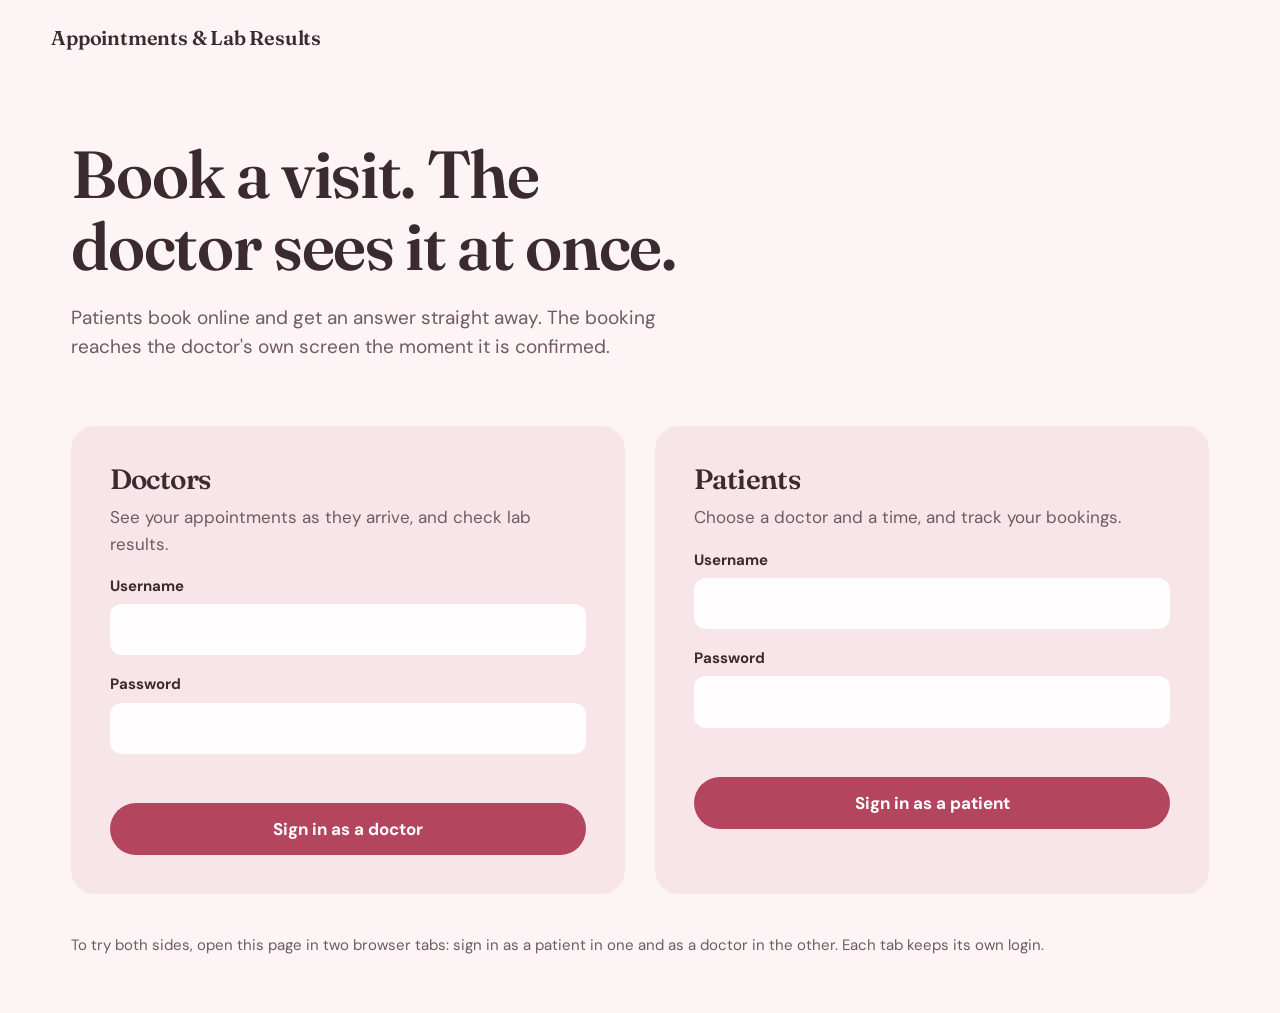
<file: src/main/resources/static/index.html>
<!doctype html>
<html lang="en">
<head>
<meta charset="utf-8">
<meta name="viewport" content="width=device-width, initial-scale=1">
<title>Appointments and Lab Results</title>
<link rel="preconnect" href="https://fonts.googleapis.com">
<link rel="preconnect" href="https://fonts.gstatic.com" crossorigin>
<link href="https://fonts.googleapis.com/css2?family=DM+Sans:wght@400;500;700&family=Fraunces:opsz,wght@9..144,600&display=swap" rel="stylesheet">
<link rel="stylesheet" href="site.css">
</head>
<body>

<header class="top">
  <a class="brand" href="/">Appointments &amp; Lab Results</a>
</header>

<section class="hero">
  <h1>Book a visit. The doctor sees it at once.</h1>
  <p>Patients book online and get an answer straight away. The booking reaches the doctor's own screen the moment it is confirmed.</p>
</section>

<main class="logins" id="main">
  <form class="login" id="doctorForm" autocomplete="off">
    <h2>Doctors</h2>
    <p>See your appointments as they arrive, and check lab results.</p>
    <label>Username <input name="username" required autocomplete="username"></label>
    <label>Password <input name="password" type="password" required autocomplete="current-password"></label>
    <p class="formnote" role="alert"></p>
    <button class="btn" type="submit">Sign in as a doctor</button>
  </form>

  <form class="login" id="patientForm" autocomplete="off">
    <h2>Patients</h2>
    <p>Choose a doctor and a time, and track your bookings.</p>
    <label>Username <input name="username" required autocomplete="username"></label>
    <label>Password <input name="password" type="password" required autocomplete="current-password"></label>
    <p class="formnote" role="alert"></p>
    <button class="btn" type="submit">Sign in as a patient</button>
  </form>
</main>

<p class="tip">To try both sides, open this page in two browser tabs: sign in as a patient in one and as a doctor in the other. Each tab keeps its own login.</p>

<script src="common.js"></script>
<script src="landing.js"></script>
</body>
</html>
</file>
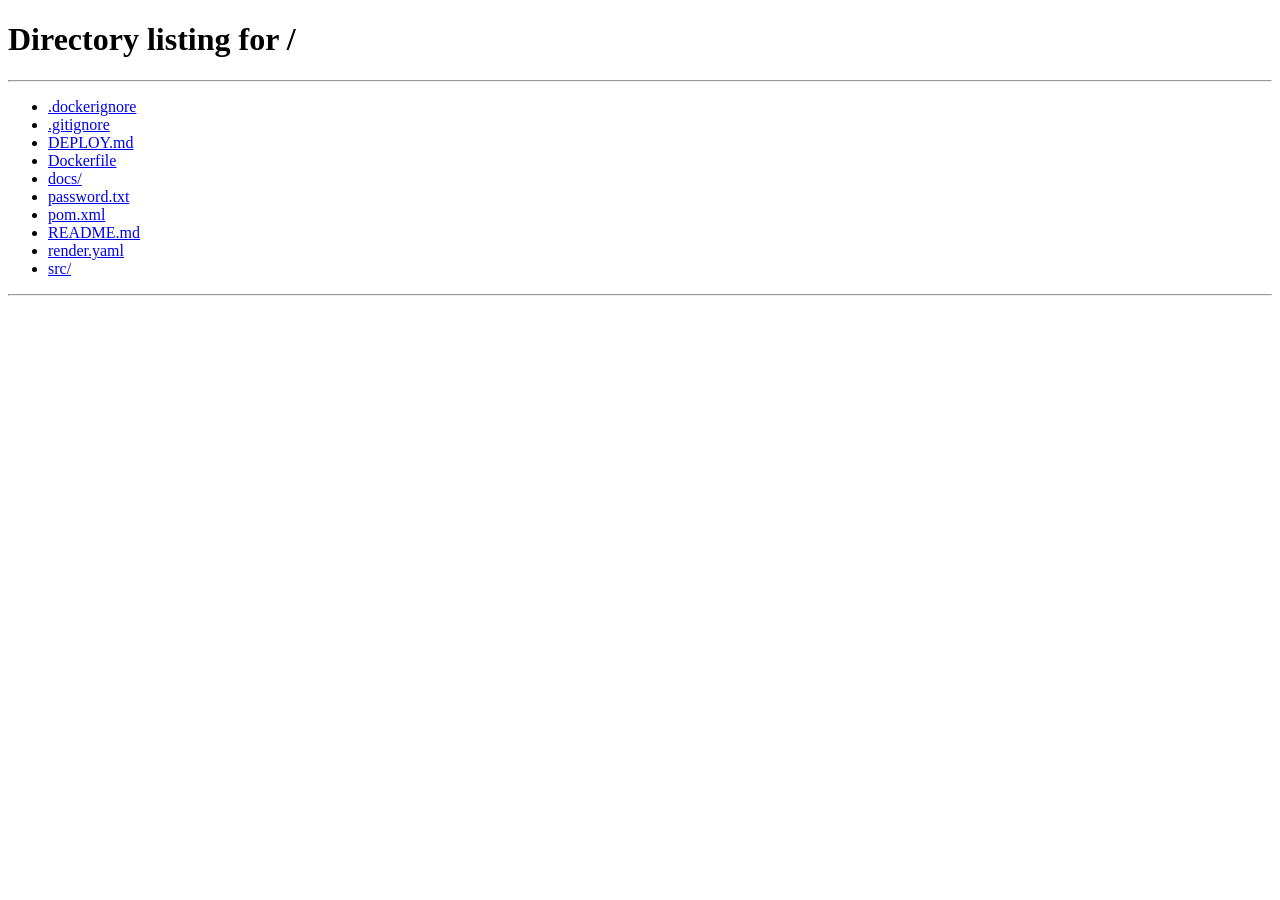
<file: src/main/resources/static/doctor.html>
<!doctype html>
<html lang="en">
<head>
<meta charset="utf-8">
<meta name="viewport" content="width=device-width, initial-scale=1">
<title>Doctor portal</title>
<link rel="preconnect" href="https://fonts.googleapis.com">
<link rel="preconnect" href="https://fonts.gstatic.com" crossorigin>
<link href="https://fonts.googleapis.com/css2?family=DM+Sans:wght@400;500;700&family=Fraunces:opsz,wght@9..144,600&display=swap" rel="stylesheet">
<link rel="stylesheet" href="site.css">
</head>
<body>

<header class="top">
  <a class="brand" href="/doctor.html">Appointments &amp; Lab Results</a>
  <div class="who"><span>Signed in as <b id="whoName"></b></span> <button class="btn quiet" id="logout" type="button">Sign out</button></div>
</header>

<main>
  <div class="pagehead">
    <h1 id="docTitle">Doctor portal</h1>
    <p id="docSub"></p>
  </div>

  <nav class="tabs" aria-label="Sections">
    <button data-view="appts" aria-current="page">My appointments</button>
    <button data-view="lab">Lab results</button>
    <button data-view="race">Concurrency test</button>
  </nav>

  <!-- Appointments, updated live -->
  <section id="appts" class="view">
    <div class="tiles">
      <div class="tile good"><b id="tBooked">0</b><span>Appointments booked</span></div>
      <div class="tile"><b id="tOpen">0</b><span>Open slots</span></div>
      <div class="tile"><b id="tNext">None</b><span>Next appointment</span></div>
    </div>
    <div class="sectionhead">
      <h2>Your schedule</h2>
      <span class="live" id="live"><i></i><span id="liveText">Connecting</span></span>
    </div>
    <div class="tablewrap scroll">
      <table class="tbl">
        <thead><tr><th>When</th><th>Patient</th><th>Reason</th><th>Reference</th></tr></thead>
        <tbody id="apptRows"></tbody>
      </table>
    </div>
  </section>

  <!-- Lab results -->
  <section id="lab" class="view" hidden>
    <p class="muted" style="max-width:60ch;margin-bottom:24px">The nightly job reads an analyzer file, checks and triages each row, and saves them in chunks of 50. Bad rows are skipped and logged. Critical values go out as alerts on a priority topic.</p>
    <div class="controls">
      <button class="btn" id="labGo" type="button">Run the batch on a new analyzer feed</button>
      <label class="file">Or upload a CSV <input id="labFile" type="file" accept=".csv"></label>
      <a href="sample/lab_feed_sample.csv" download>Download sample CSV</a>
      <span id="labState" class="muted"></span>
    </div>
    <div class="tiles four" id="labTiles">
      <div class="tile"><b data-k="read">0</b><span>Rows read</span></div>
      <div class="tile good"><b data-k="written">0</b><span>Saved</span></div>
      <div class="tile bad"><b data-k="skipped">0</b><span>Skipped</span></div>
      <div class="tile"><b data-k="commits">0</b><span>Chunk commits</span></div>
    </div>
    <div class="two" style="margin-top:36px">
      <div>
        <h2>Results
          <select id="sevFilter" aria-label="Filter by severity">
            <option value="">All</option><option>CRITICAL</option><option>ABNORMAL</option><option>NORMAL</option>
          </select>
        </h2>
        <div class="tablewrap scroll" style="margin-top:12px">
          <table class="tbl">
            <thead><tr><th>Patient</th><th>Test</th><th>Value</th><th>Range</th><th>Result</th></tr></thead>
            <tbody id="labRows"></tbody>
          </table>
        </div>
      </div>
      <div>
        <h2>Critical alerts <small id="alertTotal" class="muted"></small></h2>
        <ul id="alertList" class="rows"></ul>
        <h2 style="margin-top:32px">Skipped rows</h2>
        <ul id="skipList" class="rows mono"></ul>
      </div>
    </div>
  </section>

  <!-- Concurrency test -->
  <section id="race" class="view" hidden>
    <p class="muted" style="max-width:60ch;margin-bottom:24px">Fires simultaneous requests for the same slot. Every request is accepted instantly. Optimistic locking lets exactly one reach the database.</p>
    <div class="controls">
      <label>Doctor <select id="raceDoctor"></select></label>
      <label>Requests <input id="raceCount" type="number" min="2" max="200" value="30"></label>
      <button class="btn" id="raceGo" type="button">Send them all at once</button>
    </div>
    <div class="tiles four" id="raceTiles">
      <div class="tile"><b data-k="QUEUED">0</b><span>Queued</span></div>
      <div class="tile"><b data-k="PROCESSING">0</b><span>Processing</span></div>
      <div class="tile good"><b data-k="CONFIRMED">0</b><span>Confirmed</span></div>
      <div class="tile bad"><b data-k="REJECTED">0</b><span>Rejected</span></div>
    </div>
    <p id="raceNote" class="muted" style="margin:16px 0">Waiting for a run.</p>
    <ul id="raceList" class="rows"></ul>
  </section>
</main>

<div class="toast" id="toast" role="status" hidden></div>

<script src="common.js"></script>
<script src="doctor.js"></script>
</body>
</html>
</file>
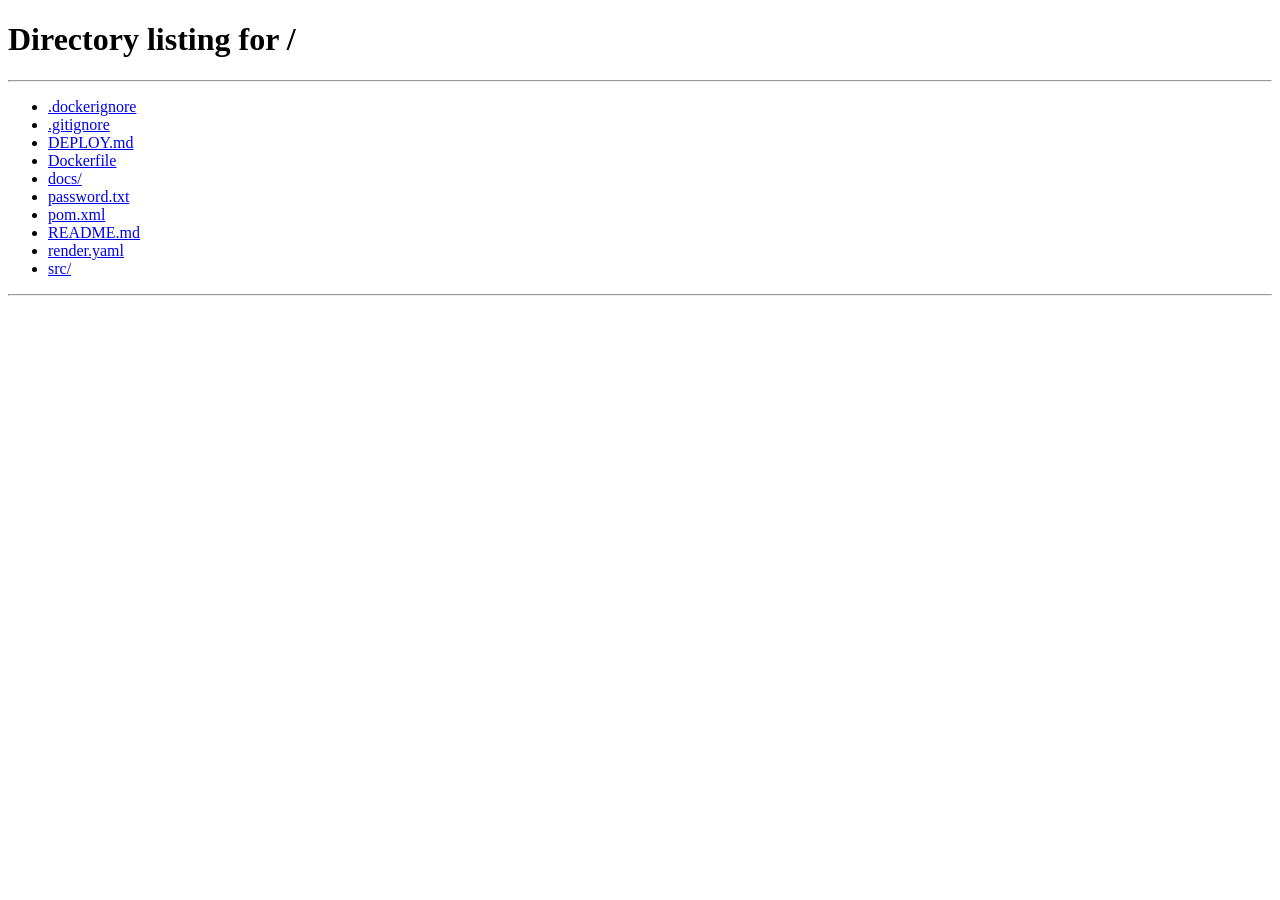
<file: src/main/resources/static/patient.html>
<!doctype html>
<html lang="en">
<head>
<meta charset="utf-8">
<meta name="viewport" content="width=device-width, initial-scale=1">
<title>Patient portal</title>
<link rel="preconnect" href="https://fonts.googleapis.com">
<link rel="preconnect" href="https://fonts.gstatic.com" crossorigin>
<link href="https://fonts.googleapis.com/css2?family=DM+Sans:wght@400;500;700&family=Fraunces:opsz,wght@9..144,600&display=swap" rel="stylesheet">
<link rel="stylesheet" href="site.css">
</head>
<body>

<header class="top">
  <a class="brand" href="/patient.html">Appointments &amp; Lab Results</a>
  <div class="who"><span>Signed in as <b id="whoName"></b></span> <button class="btn quiet" id="logout" type="button">Sign out</button></div>
</header>

<main>
  <div class="pagehead">
    <h1>Patient portal</h1>
    <p>Choose a doctor and a time. You get an answer straight away, and the doctor sees the booking as soon as it is confirmed.</p>
  </div>

  <nav class="tabs" aria-label="Sections">
    <button data-view="book" aria-current="page">Book a visit</button>
    <button data-view="mine">My appointments</button>
  </nav>

  <section id="book" class="view">
    <div class="two">
      <form id="bookForm" autocomplete="off">
        <label>Doctor <select id="doctor" required></select></label>
        <label>Time slot <select id="slot" required></select></label>
        <label>Patient name <input id="name" required maxlength="80"></label>
        <label>Email <input id="email" type="email" required></label>
        <label>Insurance id
          <input id="ins" required maxlength="40" value="INS-20481">
          <small>For a demo: <b>INV-1</b> is refused by the insurer, <b>SLOW-1</b> answers slowly.</small>
        </label>
        <label>Reason for visit <input id="reason" maxlength="200" value="Routine check-up"></label>
        <button class="btn" type="submit" id="bookBtn">Request appointment</button>
      </form>

      <div class="card" id="result" aria-live="polite">
        <h2 id="resTitle">Your confirmation</h2>
        <p id="bookEmpty" class="muted">Fill in the form and request an appointment. Your confirmation will appear here.</p>
        <div id="resBody" hidden>
          <p id="resWhen" class="when"></p>
          <p id="resRef" class="muted"></p>
        </div>
        <details id="tech" hidden>
          <summary>Technical details</summary>
          <ol id="bookLog" class="log"></ol>
        </details>
      </div>
    </div>
  </section>

  <section id="mine" class="view" hidden>
    <div class="tablewrap">
      <table class="tbl">
        <thead><tr><th>Reference</th><th>Doctor</th><th>When</th><th>Reason</th></tr></thead>
        <tbody id="mineRows"></tbody>
      </table>
    </div>
  </section>
</main>

<script src="common.js"></script>
<script src="patient.js"></script>
</body>
</html>
</file>
<file: src/main/resources/static/site.css>
:root {
  --ground: #fdf4f5;
  --tone: #f8e5e9;
  --tone-deep: #f1d3da;
  --field: #fffdfd;
  --ink: #3b2a30;
  --muted: #6f5a64;
  --accent: #b4455f;
  --accent-hover: #9d3a52;
  --sage: #3f6f58;
  --sage-bg: #e1eee6;
  --alert: #9c3434;
  --alert-bg: #f6dcdc;
  --radius: 16px;
  --gutter: clamp(18px, 4vw, 56px);
  --ease: cubic-bezier(.2, .7, .2, 1);
}

* { box-sizing: border-box; margin: 0; padding: 0; }
html { scroll-behavior: smooth; }
body {
  background: var(--ground);
  color: var(--ink);
  font-family: "DM Sans", system-ui, -apple-system, "Segoe UI", Roboto, sans-serif;
  font-size: 17px;
  line-height: 1.55;
  -webkit-font-smoothing: antialiased;
  min-height: 100vh;
}
h1, h2 { font-family: "Fraunces", Georgia, "Times New Roman", serif; font-weight: 600; letter-spacing: -.02em; line-height: 1.08; }
h1 { font-size: clamp(36px, 5.2vw, 68px); }
h2 { font-size: 24px; }
a { color: var(--accent); }
ul, ol { list-style: none; }
:focus-visible { outline: 3px solid var(--accent); outline-offset: 3px; border-radius: 6px; }
::selection { background: var(--tone-deep); }
[hidden] { display: none !important; }
.muted { color: var(--muted); }

/* top bar */
.top { display: flex; align-items: center; justify-content: space-between; gap: 16px; flex-wrap: wrap; padding: 22px var(--gutter); }
.brand { font-family: "Fraunces", Georgia, serif; font-weight: 600; font-size: 20px; letter-spacing: -.01em; text-decoration: none; color: var(--ink); }
.who { display: flex; align-items: center; gap: 10px; background: var(--tone); padding: 6px 6px 6px 16px; border-radius: 999px; font-size: 15px; }
.who b { font-weight: 700; }

/* buttons and fields */
.btn {
  font: inherit; font-weight: 700; cursor: pointer; border: 0; border-radius: 999px;
  background: var(--accent); color: #fff; padding: 13px 26px;
  transition: background .25s var(--ease), transform .2s var(--ease);
}
.btn:hover { background: var(--accent-hover); }
.btn:active { transform: scale(.98); }
.btn[disabled] { opacity: .55; cursor: progress; }
.btn.quiet { background: var(--tone-deep); color: var(--ink); padding: 8px 16px; font-weight: 500; font-size: 15px; }
.btn.quiet:hover { background: #ecc3cc; }

label { display: grid; gap: 6px; font-weight: 700; font-size: 15px; }
label small { font-weight: 400; color: var(--muted); font-size: 14px; }
input, select {
  font: inherit; font-weight: 400; color: var(--ink); background: var(--field);
  border: 2px solid transparent; border-radius: 12px; padding: 12px 14px; width: 100%;
  transition: border-color .2s var(--ease), background .2s;
}
input:hover, select:hover { background: #fff; }
input:focus, select:focus { outline: none; border-color: var(--accent); background: #fff; }
form { display: grid; gap: 16px; }
.formnote { min-height: 1.4em; font-size: 15px; color: var(--alert); font-weight: 500; }

/* landing */
.hero { padding: clamp(24px, 5vw, 72px) var(--gutter) 0; max-width: 1240px; margin: 0 auto; }
.hero h1 { max-width: 15ch; }
.hero p { margin-top: 20px; max-width: 48ch; color: var(--muted); font-size: 19px; }
.logins { max-width: 1240px; margin: clamp(32px, 5vw, 64px) auto 0; padding: 0 var(--gutter) 40px; display: grid; grid-template-columns: 1fr 1fr; gap: clamp(16px, 2.4vw, 32px); }
.login { background: var(--tone); border-radius: 24px; padding: clamp(24px, 3vw, 40px); display: grid; gap: 18px; align-content: start; transition: background .3s var(--ease); }
.login:focus-within { background: #f6dce2; }
.login h2 { font-size: 28px; }
.login > p { color: var(--muted); margin-top: -8px; }
.tip { max-width: 1240px; margin: 0 auto; padding: 0 var(--gutter) 56px; color: var(--muted); font-size: 15px; }

/* portals */
main { padding: 8px var(--gutter) 72px; max-width: 1240px; margin: 0 auto; }
.pagehead { padding: clamp(16px, 3vw, 40px) 0 8px; }
.pagehead p { margin-top: 10px; color: var(--muted); max-width: 52ch; }
.tabs { display: flex; gap: 8px; flex-wrap: wrap; margin: 28px 0 32px; }
.tabs button {
  font: inherit; font-weight: 500; cursor: pointer; border: 0; border-radius: 999px;
  background: var(--tone); color: var(--ink); padding: 10px 20px;
  transition: background .25s var(--ease), color .25s var(--ease);
}
.tabs button:hover { background: var(--tone-deep); }
.tabs button[aria-current="page"] { background: var(--accent); color: #fff; font-weight: 700; }
.view { animation: rise .45s var(--ease) both; }

.two { display: grid; grid-template-columns: 1fr 1fr; gap: clamp(20px, 3vw, 48px); align-items: start; }
.card { background: var(--tone); border-radius: 24px; padding: clamp(22px, 2.6vw, 36px); }
.card.sage { background: var(--sage-bg); }
.card.plain { background: var(--field); }
.card h2 { margin-bottom: 8px; }
.when { font-family: "Fraunces", Georgia, serif; font-size: clamp(22px, 2.4vw, 30px); line-height: 1.2; margin-top: 10px; }
.card .muted { margin-top: 8px; }
details { margin-top: 24px; font-size: 15px; color: var(--muted); }
summary { cursor: pointer; font-weight: 500; }
.log { display: grid; gap: 12px; margin-top: 12px; }
.log li { display: grid; gap: 2px; animation: rise .4s var(--ease) both; }
.log code { font-family: ui-monospace, Menlo, monospace; font-size: 13px; }
.ok { color: var(--sage); font-weight: 700; }
.bad { color: var(--alert); font-weight: 700; }

.tiles { display: grid; grid-template-columns: repeat(3, 1fr); gap: 16px; }
.tiles.four { grid-template-columns: repeat(4, 1fr); }
.tile { background: var(--tone); border-radius: 20px; padding: 18px 22px; display: grid; gap: 2px; }
.tile b { font-family: "Fraunces", Georgia, serif; font-size: clamp(30px, 3.6vw, 48px); font-weight: 600; line-height: 1.05; letter-spacing: -.02em; font-variant-numeric: lining-nums tabular-nums; }
.tile span { color: var(--muted); font-size: 15px; }
.tile.good { background: var(--sage-bg); }
.tile.good b { color: var(--sage); }
.tile.bad { background: var(--alert-bg); }
.tile.bad b { color: var(--alert); }

.live { display: inline-flex; align-items: center; gap: 8px; font-size: 14px; color: var(--muted); margin-left: auto; }
.live i { width: 9px; height: 9px; border-radius: 50%; background: #c9b4bb; display: inline-block; transition: background .3s; }
.live.on i { background: #4fa27a; animation: pulse 2.4s ease-in-out infinite; }
.sectionhead { display: flex; align-items: baseline; gap: 16px; flex-wrap: wrap; margin: 36px 0 14px; }
.sectionhead h2 { margin: 0; }

.tablewrap { border-radius: 20px; overflow: hidden; background: var(--field); }
.scroll { max-height: 560px; overflow: auto; }
.tbl { width: 100%; border-collapse: collapse; font-size: 16px; }
.tbl th { text-align: left; font-weight: 700; color: var(--muted); font-size: 15px; padding: 14px 18px; background: var(--tone); position: sticky; top: 0; }
.tbl td { padding: 14px 18px; font-variant-numeric: tabular-nums; vertical-align: top; }
.tbl tbody tr:nth-child(even) { background: #fdf0f2; }
.tbl tr.fresh td { animation: flash 3.2s var(--ease) both; }
.tbl td.empty { color: var(--muted); padding: 28px 18px; }
.sev-CRITICAL { color: var(--alert); font-weight: 700; }
.sev-ABNORMAL { font-weight: 700; }
.sev-NORMAL { color: var(--sage); }
.tag { display: inline-block; font-size: 13px; font-weight: 700; background: var(--accent); color: #fff; border-radius: 999px; padding: 1px 9px; margin-left: 8px; }

.controls { display: flex; flex-wrap: wrap; gap: 14px 20px; align-items: end; margin-bottom: 28px; }
.controls label { min-width: 160px; }
.file input { padding: 9px 12px; }
.rows { display: grid; gap: 8px; margin-top: 12px; }
.rows li { background: var(--tone); padding: 10px 16px; border-radius: 12px; font-size: 15px; overflow-wrap: anywhere; }
.rows li.good { background: var(--sage-bg); }
.rows li.bad { background: var(--alert-bg); }
.rows li.crit { background: var(--alert-bg); color: var(--alert); }
.rows.mono li { font-family: ui-monospace, Menlo, monospace; font-size: 13px; }
h2 select { width: auto; font-size: 15px; padding: 6px 12px; margin-left: 8px; }

.toast {
  position: fixed; right: var(--gutter); bottom: 24px; z-index: 20; max-width: 360px;
  background: var(--ink); color: #fff; border-radius: 16px; padding: 14px 20px;
  box-shadow: 0 10px 30px rgba(59, 42, 48, .25); animation: rise .4s var(--ease) both;
}
.toast b { display: block; }
.foot { padding: 32px var(--gutter); color: var(--muted); font-size: 14px; display: flex; flex-wrap: wrap; gap: 8px 24px; max-width: 1240px; margin: 0 auto; }

@keyframes rise { from { opacity: 0; transform: translateY(12px); } to { opacity: 1; transform: none; } }
@keyframes flash { 0%, 55% { background: var(--tone-deep); } 100% { background: transparent; } }
@keyframes pulse { 0%, 100% { opacity: 1; } 50% { opacity: .45; } }
@media (prefers-reduced-motion: reduce) {
  html { scroll-behavior: auto; }
  .view, .log li, .toast, .tbl tr.fresh td, .live.on i { animation: none; }
  .btn, .tabs button, .login { transition: none; }
}
@media (max-width: 900px) {
  .logins, .two { grid-template-columns: 1fr; }
  .tiles, .tiles.four { grid-template-columns: repeat(2, 1fr); }
  .tbl th:nth-child(n+4), .tbl td:nth-child(n+4) { display: none; }
}
</file>
